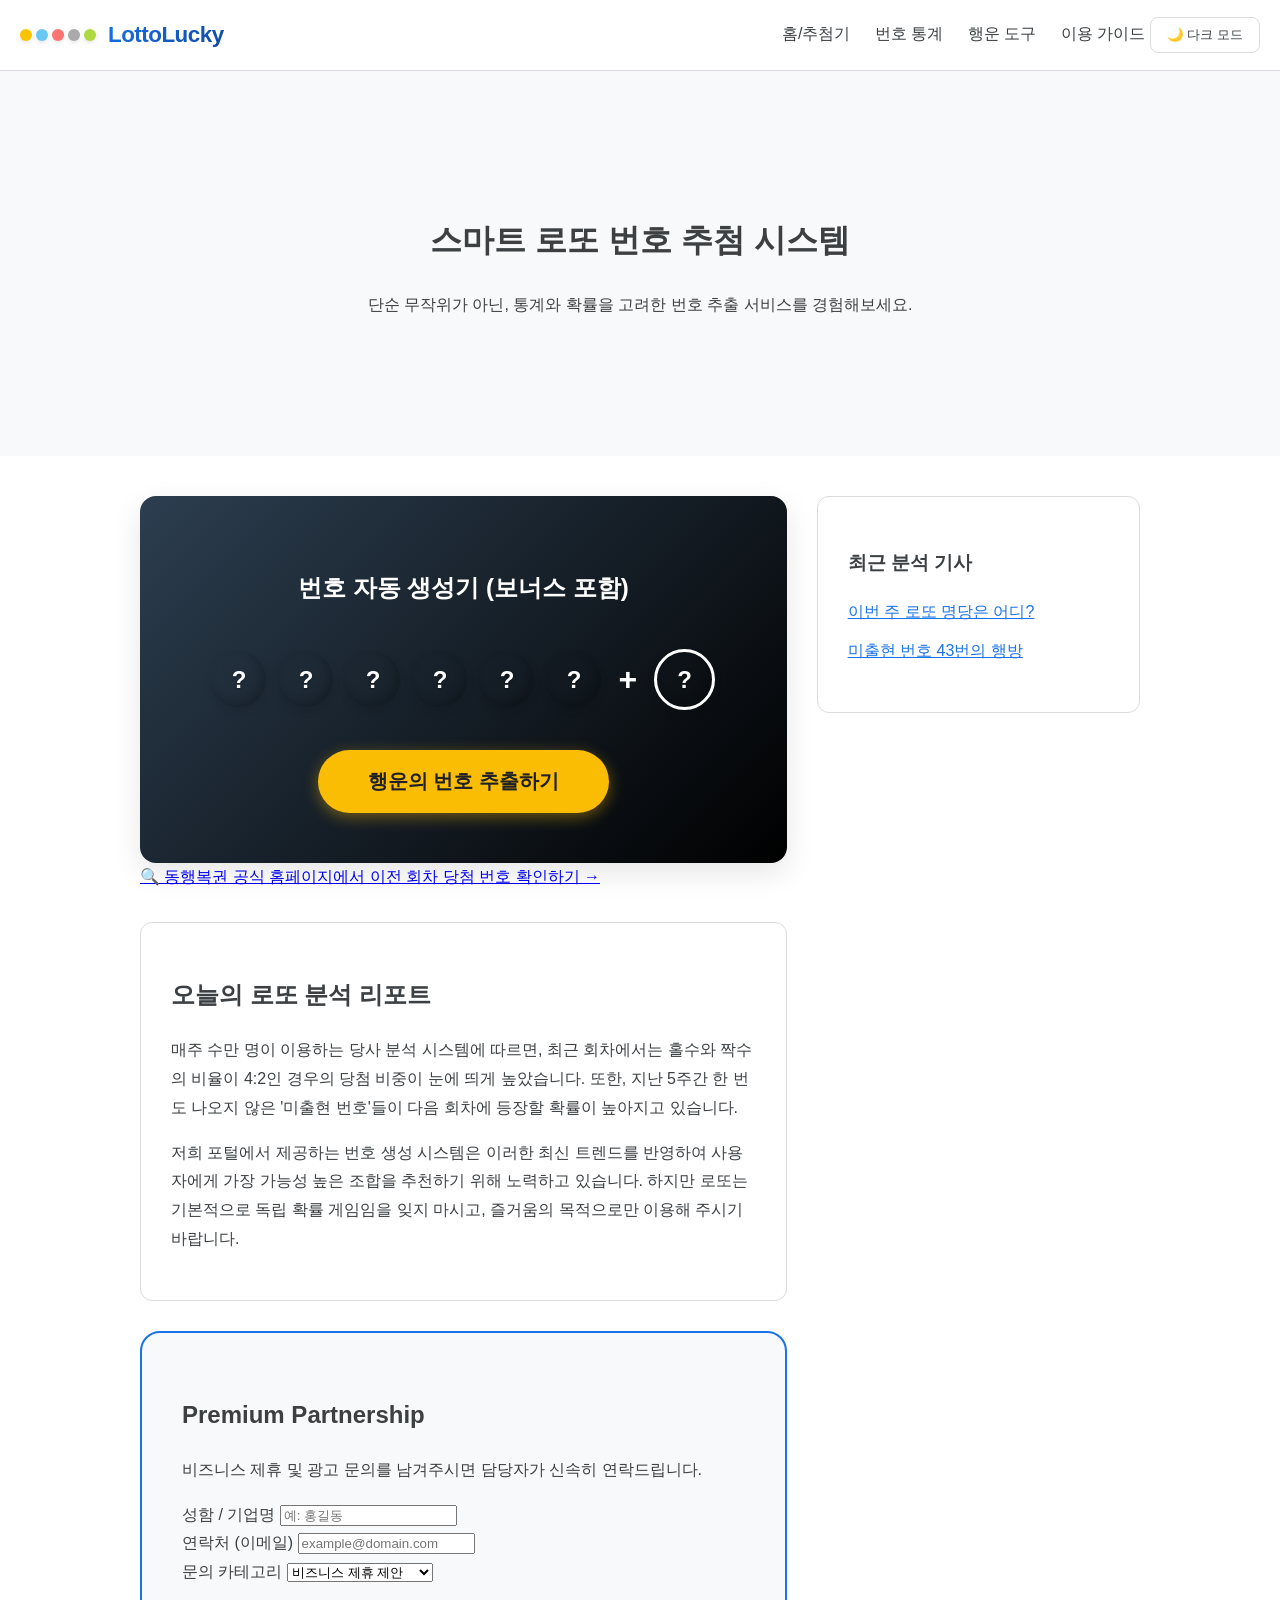
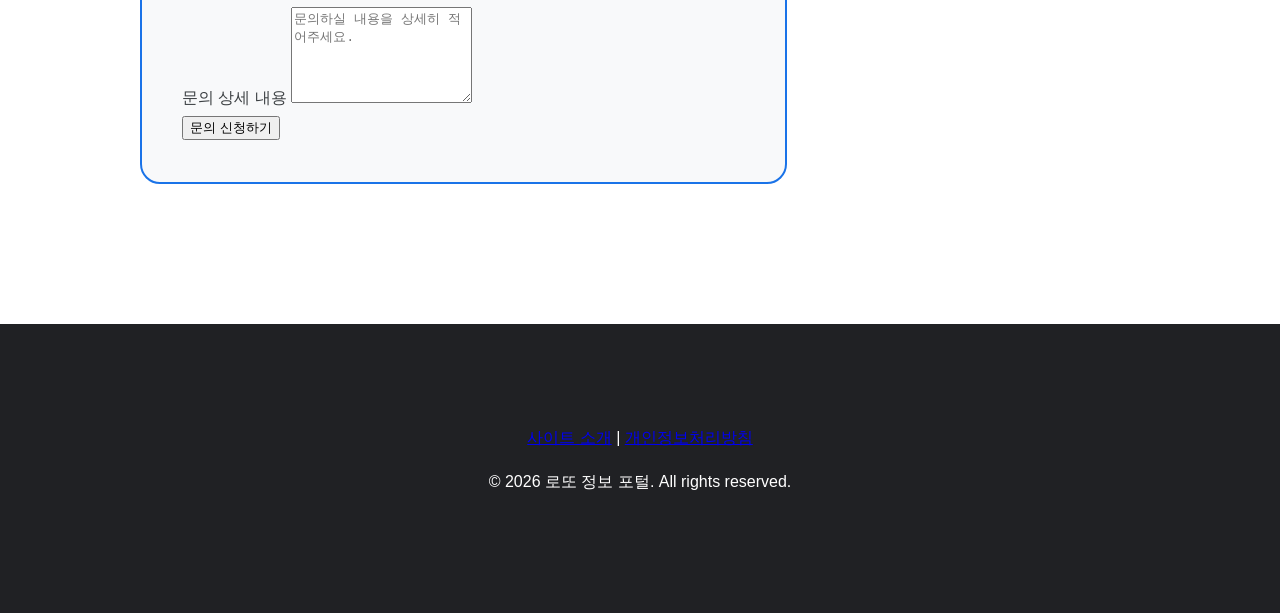
<file: index.html>
<!doctype html>
<html lang="ko">
<head>
  <meta charset="UTF-8" />
  <meta name="viewport" content="width=device-width, initial-scale=1.0" />
  <!-- Security Headers -->
  <meta http-equiv="Content-Security-Policy" content="default-src 'self'; script-src 'self' 'unsafe-inline' 'unsafe-eval' https://pagead2.googlesyndication.com https://halftimegoall.disqus.com https://c.disquscdn.com; style-src 'self' 'unsafe-inline' https://c.disquscdn.com; img-src 'self' data: https://c.disquscdn.com https://referrer.disqus.com; connect-src 'self' https://formspree.io; frame-src https://googleads.g.doubleclick.net https://disqus.com;">
  <meta name="referrer" content="no-referrer-when-downgrade">
  
  <meta name="google-adsense-account" content="ca-pub-1677053107217470">
  <meta name="description" content="전문적인 로또 번호 추첨 및 데이터 분석 포털입니다. 보너스 번호 포함 추첨 기능과 최신 당첨 통계를 확인하세요.">
  <meta name="keywords" content="로또번호추첨기, 로또분석, 로또통계, 동행복권, 로또당첨번호조회">
  <title>LottoLucky - 행운을 부르는 스마트 로또 정보 포털</title>
  <link href='./style.css' rel='stylesheet'>
  <script async src="https://pagead2.googlesyndication.com/pagead/js/adsbygoogle.js?client=ca-pub-1677053107217470" crossorigin="anonymous"></script>
</head>
<body>
  <nav>
    <a href="./index.html" class="nav-logo">
      <div class="logo-icon">
        <div class="logo-dot dot-1"></div>
        <div class="logo-dot dot-2"></div>
        <div class="logo-dot dot-3"></div>
        <div class="logo-dot dot-4"></div>
        <div class="logo-dot dot-5"></div>
      </div>
      <span class="nav-logo-text">LottoLucky</span>
    </a>
    <div class="nav-links">
      <a href="./index.html">홈/추첨기</a>
      <a href="./stats.html">번호 통계</a>
      <a href="./tools.html">행운 도구</a>
      <a href="./guides.html">이용 가이드</a>
      <button id="theme-button" class="theme-toggle">🌙 다크 모드</button>
    </div>
  </nav>

  <header class="hero">
    <div class="container">
      <h1>스마트 로또 번호 추첨 시스템</h1>
      <p>단순 무작위가 아닌, 통계와 확률을 고려한 번호 추출 서비스를 경험해보세요.</p>
    </div>
  </header>

  <main class="container">
    <div class="grid">
      <div class="content-area">
        <!-- 추첨기 도구 영역 -->
        <section class="generator-box">
          <h2>번호 자동 생성기 (보너스 포함)</h2>
          <div class="lotto-numbers">
            <div class="lotto-number">?</div>
            <div class="lotto-number">?</div>
            <div class="lotto-number">?</div>
            <div class="lotto-number">?</div>
            <div class="lotto-number">?</div>
            <div class="lotto-number">?</div>
            <div class="plus-sign">+</div>
            <div class="lotto-number bonus">?</div>
          </div>
          <button id="draw-button" class="btn-primary">행운의 번호 추출하기</button>
        </section>

        <!-- 공식 결과 링크 카드 -->
        <section class="external-link-card" style="margin-bottom: 30px;">
          <a href="https://www.dhlottery.co.kr/lt645/result" target="_blank" rel="noopener noreferrer">
            🔍 동행복권 공식 홈페이지에서 이전 회차 당첨 번호 확인하기 →
          </a>
        </section>

        <section class="card">
          <h2>오늘의 로또 분석 리포트</h2>
          <p>매주 수만 명이 이용하는 당사 분석 시스템에 따르면, 최근 회차에서는 홀수와 짝수의 비율이 4:2인 경우의 당첨 비중이 눈에 띄게 높았습니다. 또한, 지난 5주간 한 번도 나오지 않은 '미출현 번호'들이 다음 회차에 등장할 확률이 높아지고 있습니다.</p>
          <p>저희 포털에서 제공하는 번호 생성 시스템은 이러한 최신 트렌드를 반영하여 사용자에게 가장 가능성 높은 조합을 추천하기 위해 노력하고 있습니다. 하지만 로또는 기본적으로 독립 확률 게임임을 잊지 마시고, 즐거움의 목적으로만 이용해 주시기 바랍니다.</p>
        </section>

        <!-- 프리미엄 제휴 문의 섹션 -->
        <section class="premium-form-section">
          <h2>Premium Partnership</h2>
          <p class="form-desc">비즈니스 제휴 및 광고 문의를 남겨주시면 담당자가 신속히 연락드립니다.</p>
          <form action="https://formspree.io/f/xgonkerq" method="POST">
            <!-- Honeypot 스팸 방지 필드 -->
            <input type="text" name="_gotcha" style="display:none">
            
            <div class="form-row">
              <div class="form-group">
                <label for="name">성함 / 기업명</label>
                <input type="text" id="name" name="name" required placeholder="예: 홍길동">
              </div>
              <div class="form-group">
                <label for="email">연락처 (이메일)</label>
                <input type="email" id="email" name="_replyto" required placeholder="example@domain.com">
              </div>
            </div>
            <div class="form-group" style="margin-bottom: 20px;">
              <label for="category">문의 카테고리</label>
              <select id="category" name="category">
                <option value="partnership">비즈니스 제휴 제안</option>
                <option value="advertisement">광고 게재 문의</option>
                <option value="api">데이터 API 이용 문의</option>
                <option value="other">기타 문의</option>
              </select>
            </div>
            <div class="form-group">
              <label for="message">문의 상세 내용</label>
              <textarea id="message" name="message" rows="6" required placeholder="문의하실 내용을 상세히 적어주세요."></textarea>
            </div>
            <button type="submit" class="btn-submit">문의 신청하기</button>
          </form>
        </section>
      </div>

      <aside class="sidebar">
        <section class="card">
          <h3>최근 분석 기사</h3>
          <ul style="list-style: none; padding: 0;">
            <li style="margin-bottom: 10px;"><a href="./guides.html" style="color: var(--secondary-color);">이번 주 로또 명당은 어디?</a></li>
            <li style="margin-bottom: 10px;"><a href="./stats.html" style="color: var(--secondary-color);">미출현 번호 43번의 행방</a></li>
          </ul>
        </section>
        <div id="disqus_thread"></div>
      </aside>
    </div>
  </main>

  <footer>
    <div class="container">
      <div class="footer-nav">
        <a href="./about.html">사이트 소개</a> | 
        <a href="./privacy.html">개인정보처리방침</a>
      </div>
      <p>&copy; 2026 로또 정보 포털. All rights reserved.</p>
    </div>
  </footer>

  <script defer src="./main.js"></script>
</body>
</html>
</file>
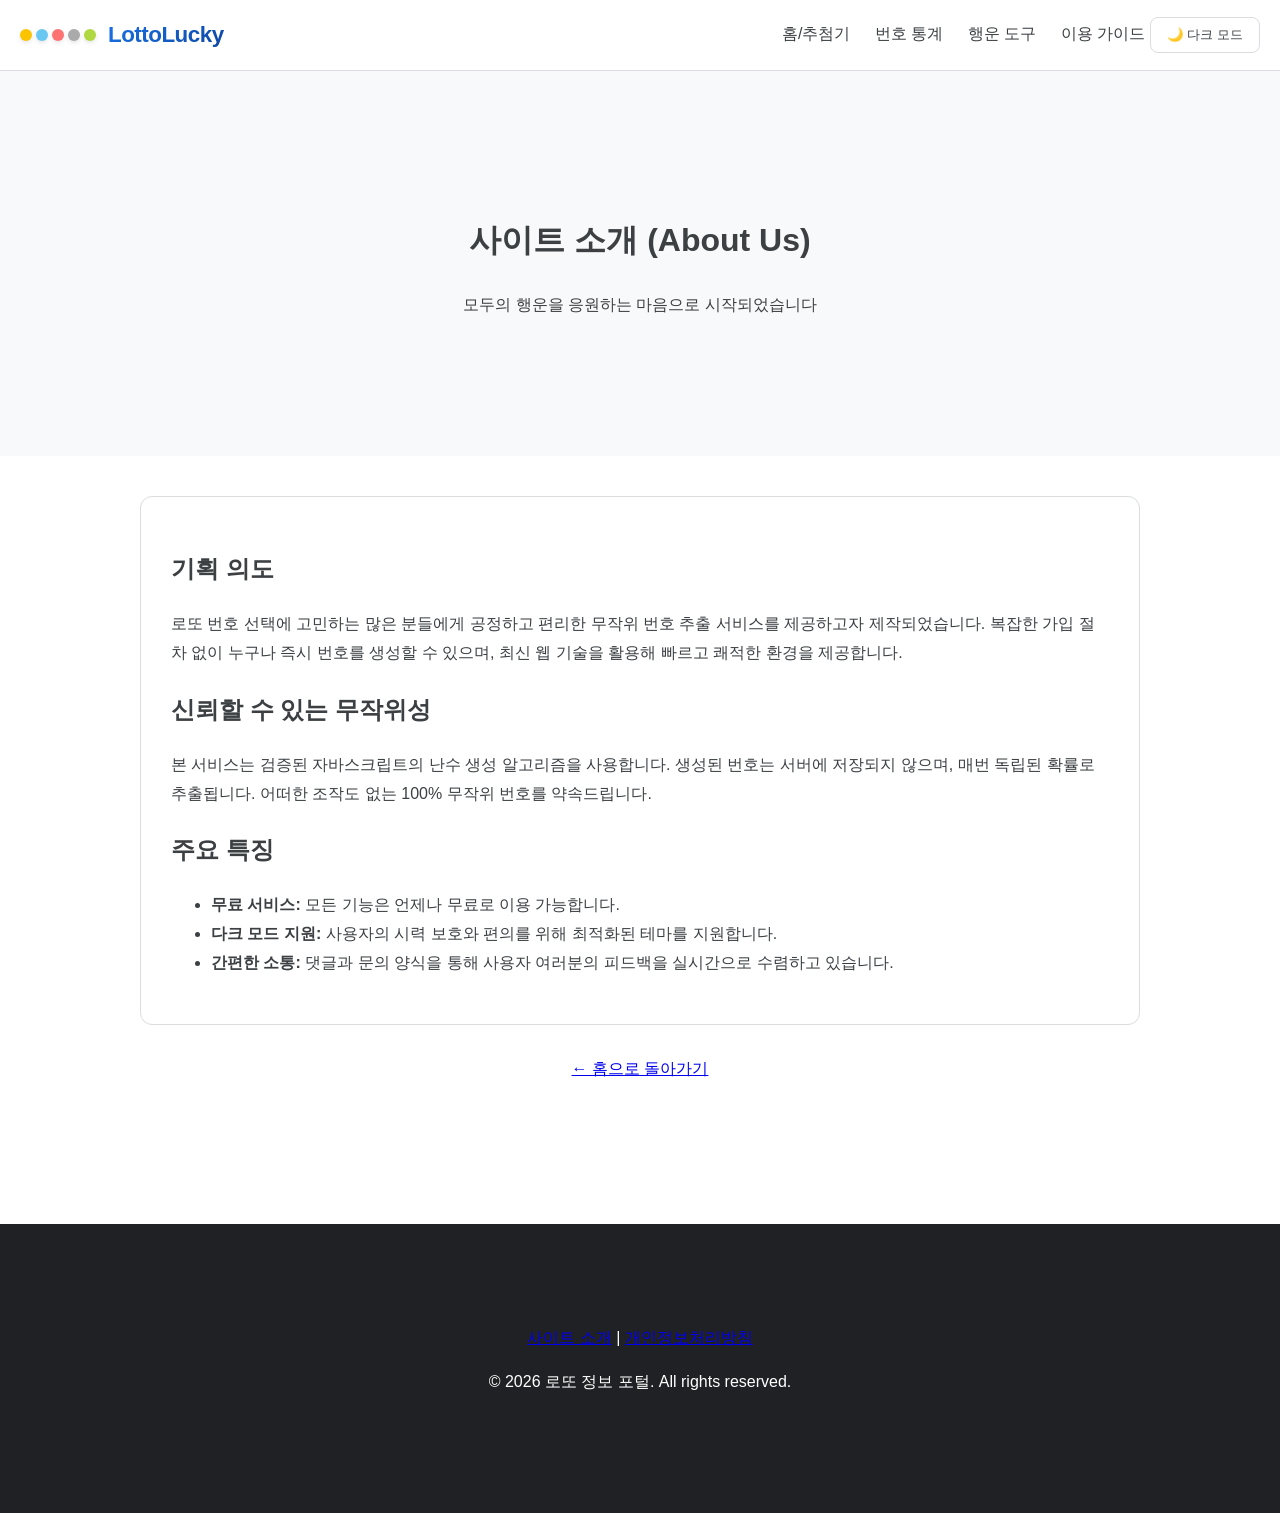
<file: about.html>
<!doctype html>
<html lang="ko">
<head>
  <meta charset="UTF-8" />
  <meta http-equiv="Content-Security-Policy" content="default-src 'self'; script-src 'self' 'unsafe-inline' 'unsafe-eval' https://pagead2.googlesyndication.com https://halftimegoall.disqus.com https://c.disquscdn.com; style-src 'self' 'unsafe-inline' https://c.disquscdn.com; img-src 'self' data: https://c.disquscdn.com https://referrer.disqus.com; connect-src 'self' https://formspree.io; frame-src https://googleads.g.doubleclick.net https://disqus.com;">
  <meta name="referrer" content="no-referrer-when-downgrade">
  <meta name="viewport" content="width=device-width, initial-scale=1.0" />
  <title>사이트 소개 - 로또 정보 포털</title>
  <link href='./style.css' rel='stylesheet'>
</head>
<body>
  <nav>
    <a href="./index.html" class="nav-logo">
      <div class="logo-icon">
        <div class="logo-dot dot-1"></div>
        <div class="logo-dot dot-2"></div>
        <div class="logo-dot dot-3"></div>
        <div class="logo-dot dot-4"></div>
        <div class="logo-dot dot-5"></div>
      </div>
      <span class="nav-logo-text">LottoLucky</span>
    </a>
    <div class="nav-links">
      <a href="./index.html">홈/추첨기</a>
      <a href="./stats.html">번호 통계</a>
      <a href="./tools.html">행운 도구</a>
      <a href="./guides.html">이용 가이드</a>
      <button id="theme-button" class="theme-toggle">🌙 다크 모드</button>
    </div>
  </nav>

  <header class="hero">
    <div class="container">
      <h1>사이트 소개 (About Us)</h1>
      <p>모두의 행운을 응원하는 마음으로 시작되었습니다</p>
    </div>
  </header>

  <main class="container">
    <section class="card">
      <h2>기획 의도</h2>
      <p>로또 번호 선택에 고민하는 많은 분들에게 공정하고 편리한 무작위 번호 추출 서비스를 제공하고자 제작되었습니다. 복잡한 가입 절차 없이 누구나 즉시 번호를 생성할 수 있으며, 최신 웹 기술을 활용해 빠르고 쾌적한 환경을 제공합니다.</p>

      <h2>신뢰할 수 있는 무작위성</h2>
      <p>본 서비스는 검증된 자바스크립트의 난수 생성 알고리즘을 사용합니다. 생성된 번호는 서버에 저장되지 않으며, 매번 독립된 확률로 추출됩니다. 어떠한 조작도 없는 100% 무작위 번호를 약속드립니다.</p>

      <h2>주요 특징</h2>
      <ul>
        <li><strong>무료 서비스:</strong> 모든 기능은 언제나 무료로 이용 가능합니다.</li>
        <li><strong>다크 모드 지원:</strong> 사용자의 시력 보호와 편의를 위해 최적화된 테마를 지원합니다.</li>
        <li><strong>간편한 소통:</strong> 댓글과 문의 양식을 통해 사용자 여러분의 피드백을 실시간으로 수렴하고 있습니다.</li>
      </ul>
    </section>

    <div style="text-align: center; margin-top: 20px;">
      <a href="./index.html" class="back-link">← 홈으로 돌아가기</a>
    </div>
  </main>

  <footer>
    <div class="container">
      <div class="footer-nav">
        <a href="./about.html">사이트 소개</a> | 
        <a href="./privacy.html">개인정보처리방침</a>
      </div>
      <p>&copy; 2026 로또 정보 포털. All rights reserved.</p>
    </div>
  </footer>

  <script defer src="./main.js"></script>
</body>
</html>
</file>
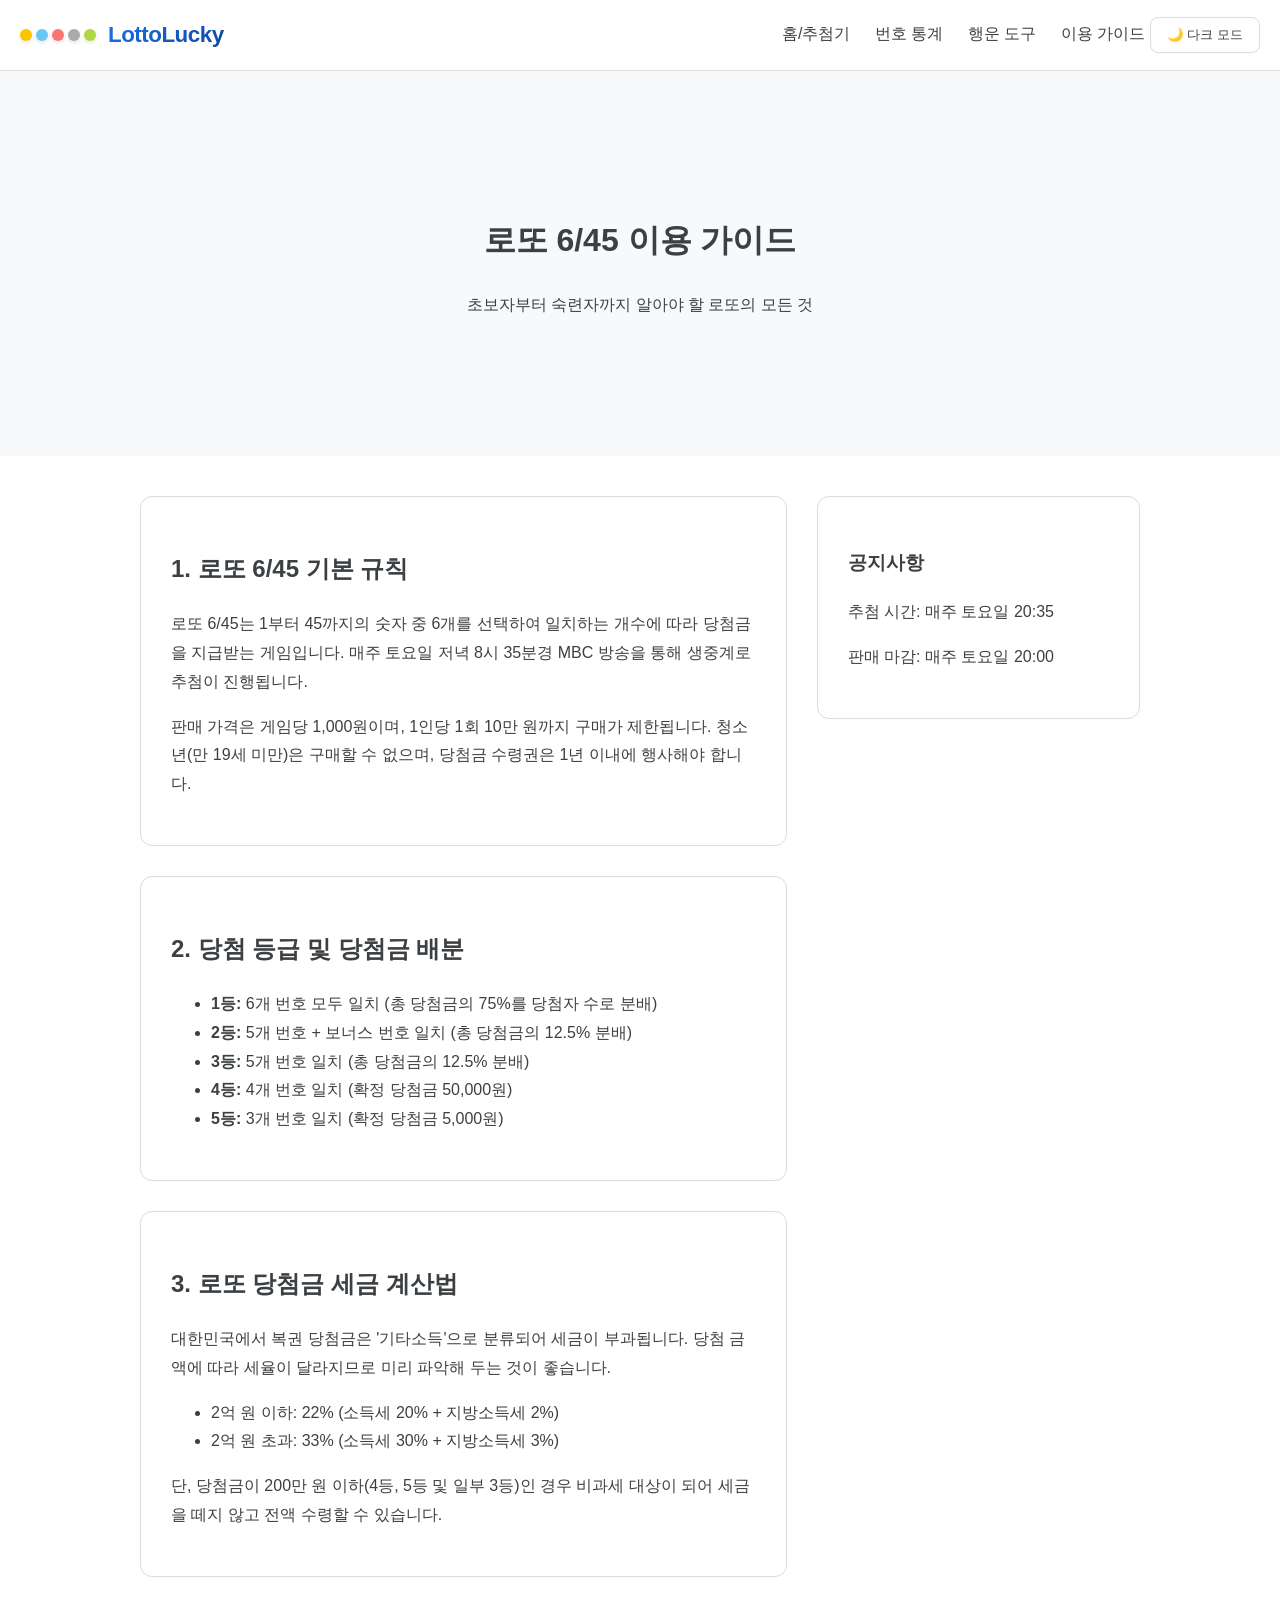
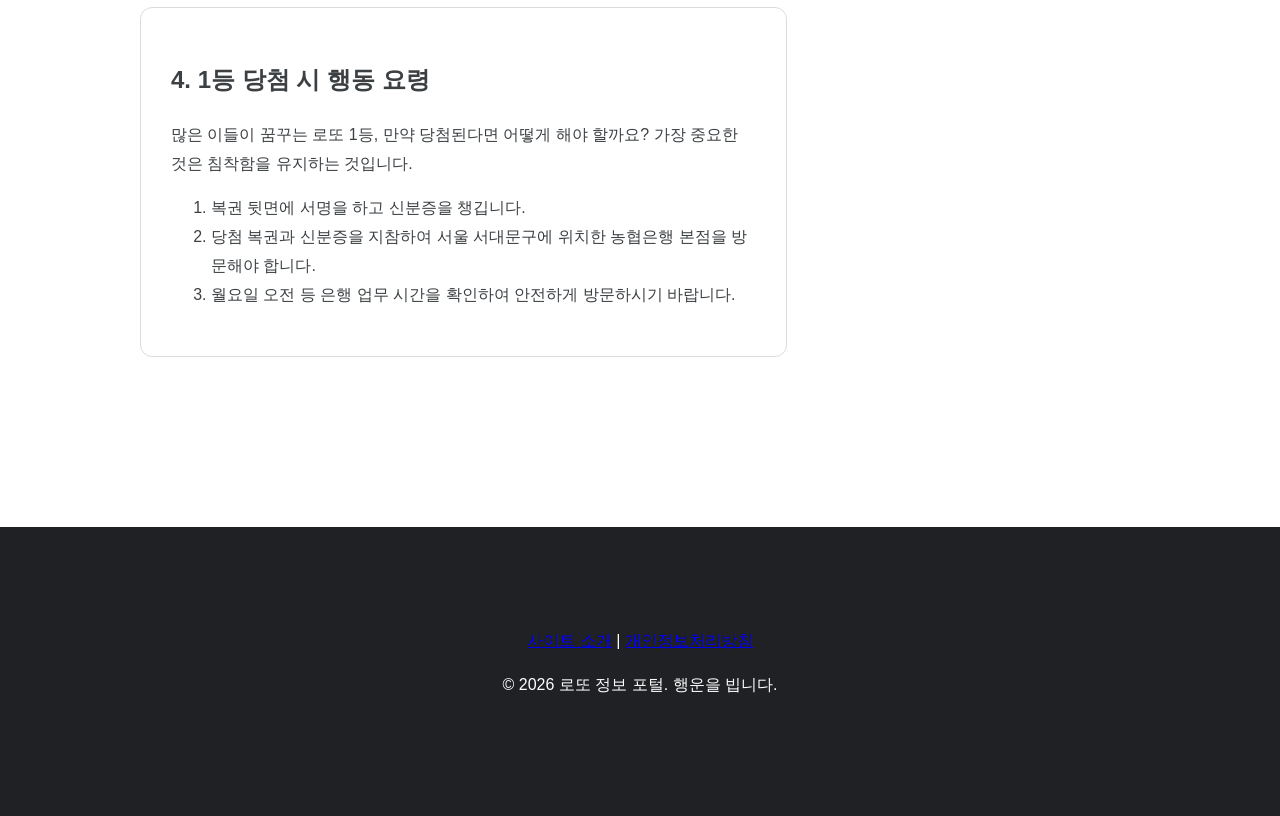
<file: guides.html>
<!doctype html>
<html lang="ko">
<head>
  <meta charset="UTF-8" />
  <meta http-equiv="Content-Security-Policy" content="default-src 'self'; script-src 'self' 'unsafe-inline' 'unsafe-eval' https://pagead2.googlesyndication.com https://halftimegoall.disqus.com https://c.disquscdn.com; style-src 'self' 'unsafe-inline' https://c.disquscdn.com; img-src 'self' data: https://c.disquscdn.com https://referrer.disqus.com; connect-src 'self' https://formspree.io; frame-src https://googleads.g.doubleclick.net https://disqus.com;">
  <meta name="referrer" content="no-referrer-when-downgrade">
  <meta name="viewport" content="width=device-width, initial-scale=1.0" />
  <title>로또 6/45 완벽 가이드: 규칙부터 당첨금 수령까지</title>
  <meta name="description" content="로또 6/45의 기본 규칙, 당첨금 배분 방식, 세금 계산법 및 1등 당첨 시 행동 요령을 상세히 설명합니다.">
  <link href='./style.css' rel='stylesheet'>
  <script async src="https://pagead2.googlesyndication.com/pagead/js/adsbygoogle.js?client=ca-pub-1677053107217470" crossorigin="anonymous"></script>
</head>
<body>
  <nav>
    <a href="./index.html" class="nav-logo">
      <div class="logo-icon">
        <div class="logo-dot dot-1"></div>
        <div class="logo-dot dot-2"></div>
        <div class="logo-dot dot-3"></div>
        <div class="logo-dot dot-4"></div>
        <div class="logo-dot dot-5"></div>
      </div>
      <span class="nav-logo-text">LottoLucky</span>
    </a>
    <div class="nav-links">
      <a href="./index.html">홈/추첨기</a>
      <a href="./stats.html">번호 통계</a>
      <a href="./tools.html">행운 도구</a>
      <a href="./guides.html">이용 가이드</a>
      <button id="theme-button" class="theme-toggle">🌙 다크 모드</button>
    </div>
  </nav>

  <header class="hero">
    <div class="container">
      <h1>로또 6/45 이용 가이드</h1>
      <p>초보자부터 숙련자까지 알아야 할 로또의 모든 것</p>
    </div>
  </header>

  <main class="container">
    <div class="grid">
      <div class="content-area">
        <section class="card">
          <h2>1. 로또 6/45 기본 규칙</h2>
          <p>로또 6/45는 1부터 45까지의 숫자 중 6개를 선택하여 일치하는 개수에 따라 당첨금을 지급받는 게임입니다. 매주 토요일 저녁 8시 35분경 MBC 방송을 통해 생중계로 추첨이 진행됩니다.</p>
          <p>판매 가격은 게임당 1,000원이며, 1인당 1회 10만 원까지 구매가 제한됩니다. 청소년(만 19세 미만)은 구매할 수 없으며, 당첨금 수령권은 1년 이내에 행사해야 합니다.</p>
        </section>

        <section class="card">
          <h2>2. 당첨 등급 및 당첨금 배분</h2>
          <ul>
            <li><strong>1등:</strong> 6개 번호 모두 일치 (총 당첨금의 75%를 당첨자 수로 분배)</li>
            <li><strong>2등:</strong> 5개 번호 + 보너스 번호 일치 (총 당첨금의 12.5% 분배)</li>
            <li><strong>3등:</strong> 5개 번호 일치 (총 당첨금의 12.5% 분배)</li>
            <li><strong>4등:</strong> 4개 번호 일치 (확정 당첨금 50,000원)</li>
            <li><strong>5등:</strong> 3개 번호 일치 (확정 당첨금 5,000원)</li>
          </ul>
        </section>

        <section class="card">
          <h2>3. 로또 당첨금 세금 계산법</h2>
          <p>대한민국에서 복권 당첨금은 '기타소득'으로 분류되어 세금이 부과됩니다. 당첨 금액에 따라 세율이 달라지므로 미리 파악해 두는 것이 좋습니다.</p>
          <ul>
            <li>2억 원 이하: 22% (소득세 20% + 지방소득세 2%)</li>
            <li>2억 원 초과: 33% (소득세 30% + 지방소득세 3%)</li>
          </ul>
          <p>단, 당첨금이 200만 원 이하(4등, 5등 및 일부 3등)인 경우 비과세 대상이 되어 세금을 떼지 않고 전액 수령할 수 있습니다.</p>
        </section>

        <section class="card">
          <h2>4. 1등 당첨 시 행동 요령</h2>
          <p>많은 이들이 꿈꾸는 로또 1등, 만약 당첨된다면 어떻게 해야 할까요? 가장 중요한 것은 침착함을 유지하는 것입니다.</p>
          <ol>
            <li>복권 뒷면에 서명을 하고 신분증을 챙깁니다.</li>
            <li>당첨 복권과 신분증을 지참하여 서울 서대문구에 위치한 농협은행 본점을 방문해야 합니다.</li>
            <li>월요일 오전 등 은행 업무 시간을 확인하여 안전하게 방문하시기 바랍니다.</li>
          </ol>
        </section>
      </div>

      <aside class="sidebar">
        <section class="card">
          <h3>공지사항</h3>
          <p>추첨 시간: 매주 토요일 20:35</p>
          <p>판매 마감: 매주 토요일 20:00</p>
        </section>
        <div id="disqus_thread"></div>
      </aside>
    </div>
  </main>

  <footer>
    <div class="container">
      <div class="footer-nav">
        <a href="./about.html">사이트 소개</a> | 
        <a href="./privacy.html">개인정보처리방침</a>
      </div>
      <p>&copy; 2026 로또 정보 포털. 행운을 빕니다.</p>
    </div>
  </footer>

  <script defer src="./main.js"></script>
</body>
</html>
</file>
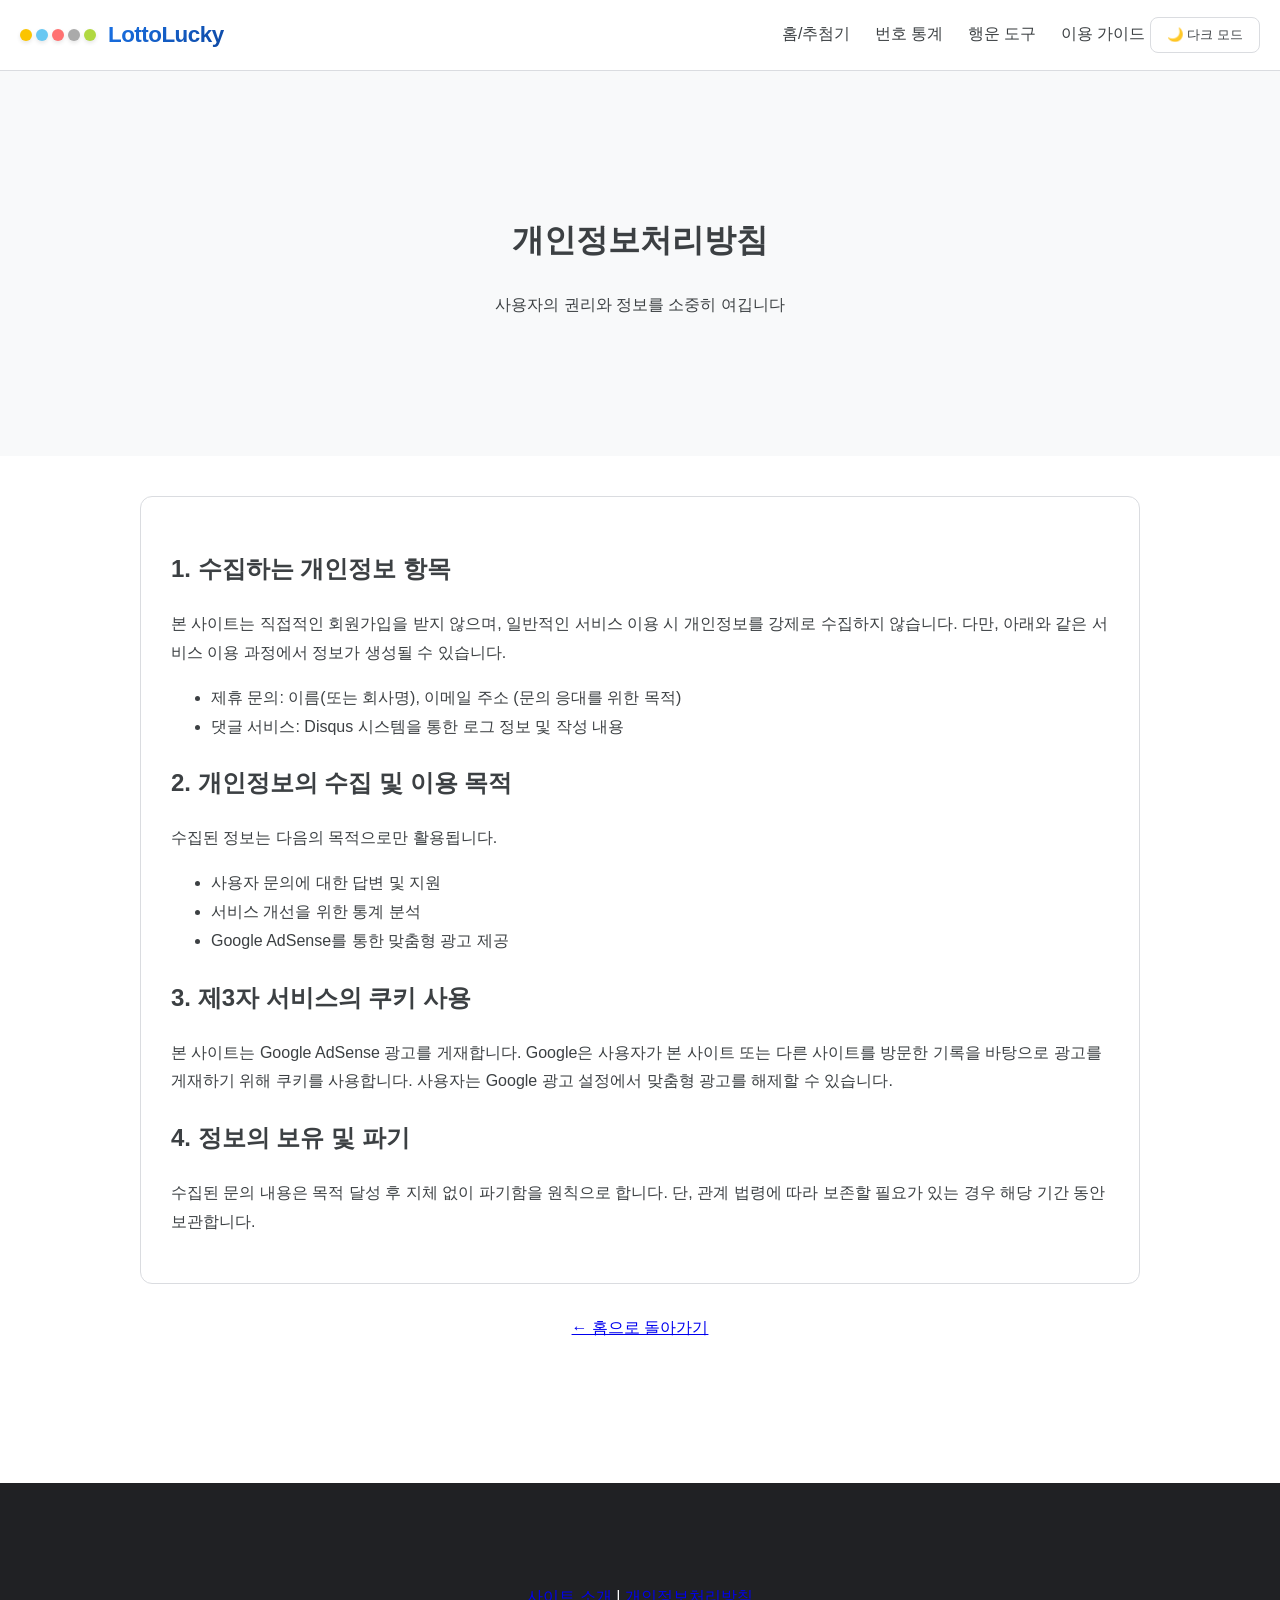
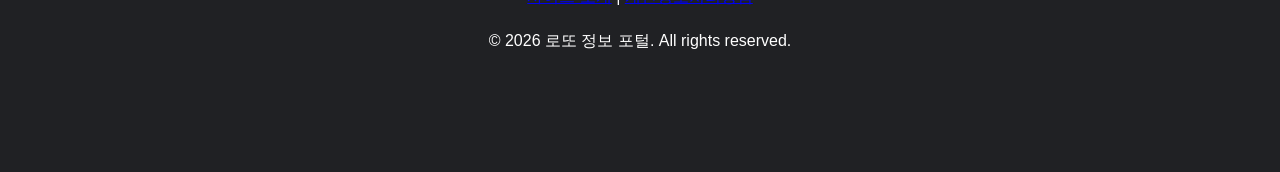
<file: privacy.html>
<!doctype html>
<html lang="ko">
<head>
  <meta charset="UTF-8" />
  <meta http-equiv="Content-Security-Policy" content="default-src 'self'; script-src 'self' 'unsafe-inline' 'unsafe-eval' https://pagead2.googlesyndication.com https://halftimegoall.disqus.com https://c.disquscdn.com; style-src 'self' 'unsafe-inline' https://c.disquscdn.com; img-src 'self' data: https://c.disquscdn.com https://referrer.disqus.com; connect-src 'self' https://formspree.io; frame-src https://googleads.g.doubleclick.net https://disqus.com;">
  <meta name="referrer" content="no-referrer-when-downgrade">
  <meta name="viewport" content="width=device-width, initial-scale=1.0" />
  <title>개인정보처리방침 - 로또 정보 포털</title>
  <link href='./style.css' rel='stylesheet'>
</head>
<body>
  <nav>
    <a href="./index.html" class="nav-logo">
      <div class="logo-icon">
        <div class="logo-dot dot-1"></div>
        <div class="logo-dot dot-2"></div>
        <div class="logo-dot dot-3"></div>
        <div class="logo-dot dot-4"></div>
        <div class="logo-dot dot-5"></div>
      </div>
      <span class="nav-logo-text">LottoLucky</span>
    </a>
    <div class="nav-links">
      <a href="./index.html">홈/추첨기</a>
      <a href="./stats.html">번호 통계</a>
      <a href="./tools.html">행운 도구</a>
      <a href="./guides.html">이용 가이드</a>
      <button id="theme-button" class="theme-toggle">🌙 다크 모드</button>
    </div>
  </nav>

  <header class="hero">
    <div class="container">
      <h1>개인정보처리방침</h1>
      <p>사용자의 권리와 정보를 소중히 여깁니다</p>
    </div>
  </header>

  <main class="container">
    <section class="card">
      <h2>1. 수집하는 개인정보 항목</h2>
      <p>본 사이트는 직접적인 회원가입을 받지 않으며, 일반적인 서비스 이용 시 개인정보를 강제로 수집하지 않습니다. 다만, 아래와 같은 서비스 이용 과정에서 정보가 생성될 수 있습니다.</p>
      <ul>
        <li>제휴 문의: 이름(또는 회사명), 이메일 주소 (문의 응대를 위한 목적)</li>
        <li>댓글 서비스: Disqus 시스템을 통한 로그 정보 및 작성 내용</li>
      </ul>

      <h2>2. 개인정보의 수집 및 이용 목적</h2>
      <p>수집된 정보는 다음의 목적으로만 활용됩니다.</p>
      <ul>
        <li>사용자 문의에 대한 답변 및 지원</li>
        <li>서비스 개선을 위한 통계 분석</li>
        <li>Google AdSense를 통한 맞춤형 광고 제공</li>
      </ul>

      <h2>3. 제3자 서비스의 쿠키 사용</h2>
      <p>본 사이트는 Google AdSense 광고를 게재합니다. Google은 사용자가 본 사이트 또는 다른 사이트를 방문한 기록을 바탕으로 광고를 게재하기 위해 쿠키를 사용합니다. 사용자는 Google 광고 설정에서 맞춤형 광고를 해제할 수 있습니다.</p>

      <h2>4. 정보의 보유 및 파기</h2>
      <p>수집된 문의 내용은 목적 달성 후 지체 없이 파기함을 원칙으로 합니다. 단, 관계 법령에 따라 보존할 필요가 있는 경우 해당 기간 동안 보관합니다.</p>
    </section>
    
    <div style="text-align: center; margin-top: 20px;">
      <a href="./index.html" class="back-link">← 홈으로 돌아가기</a>
    </div>
  </main>

  <footer>
    <div class="container">
      <div class="footer-nav">
        <a href="./about.html">사이트 소개</a> | 
        <a href="./privacy.html">개인정보처리방침</a>
      </div>
      <p>&copy; 2026 로또 정보 포털. All rights reserved.</p>
    </div>
  </footer>

  <script defer src="./main.js"></script>
</body>
</html>
</file>
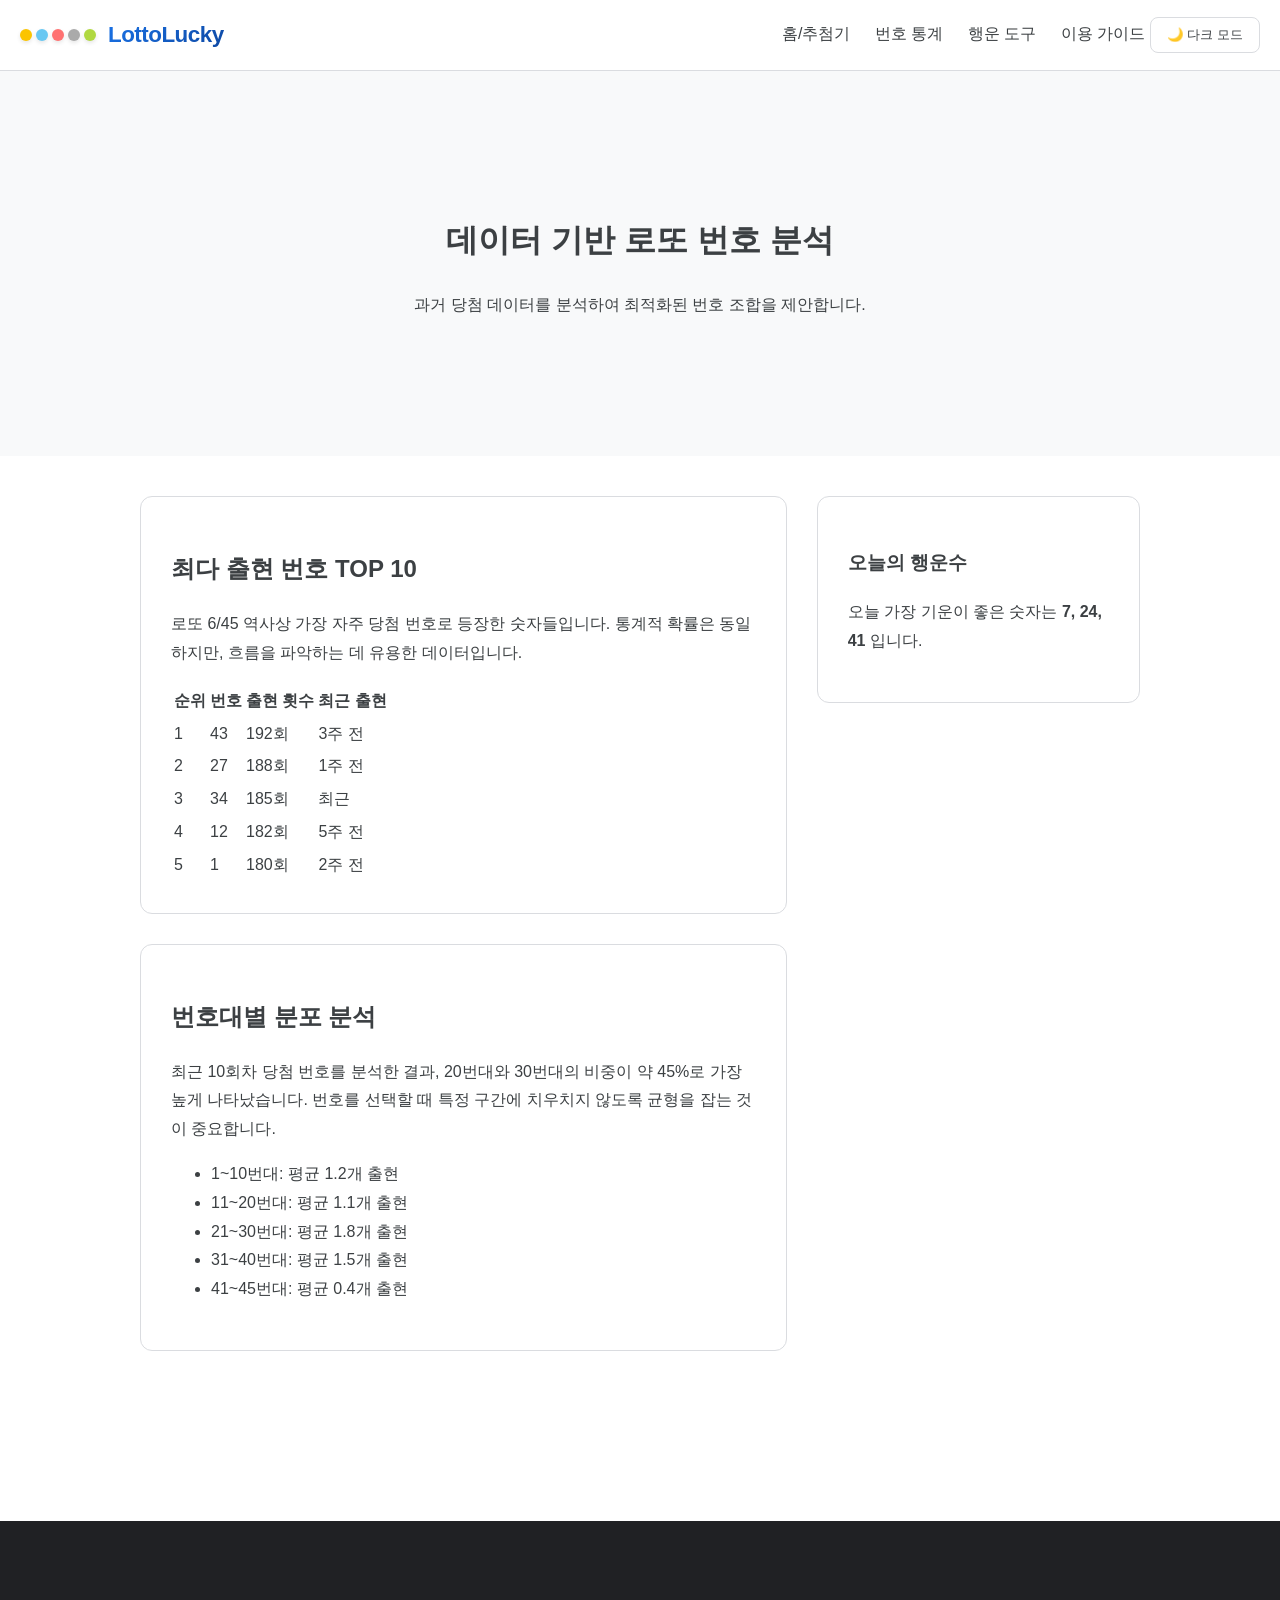
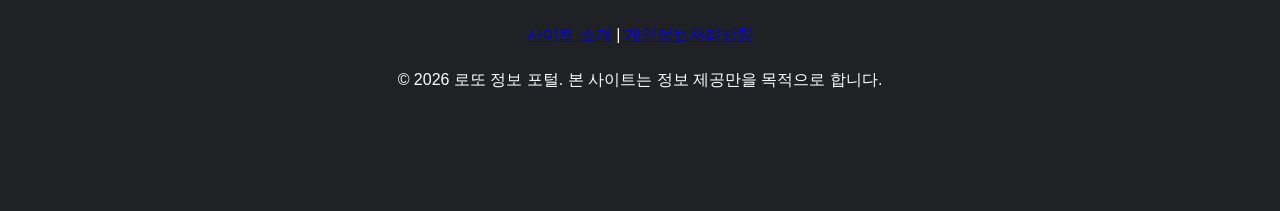
<file: stats.html>
<!doctype html>
<html lang="ko">
<head>
  <meta charset="UTF-8" />
  <meta http-equiv="Content-Security-Policy" content="default-src 'self'; script-src 'self' 'unsafe-inline' 'unsafe-eval' https://pagead2.googlesyndication.com https://halftimegoall.disqus.com https://c.disquscdn.com; style-src 'self' 'unsafe-inline' https://c.disquscdn.com; img-src 'self' data: https://c.disquscdn.com https://referrer.disqus.com; connect-src 'self' https://formspree.io; frame-src https://googleads.g.doubleclick.net https://disqus.com;">
  <meta name="referrer" content="no-referrer-when-downgrade">
  <meta name="viewport" content="width=device-width, initial-scale=1.0" />
  <title>로또 당첨 통계 및 번호 분석 - 로또 정보 포털</title>
  <meta name="description" content="역대 로또 당첨 번호를 분석하여 가장 많이 나온 숫자와 최근 통계를 제공합니다. 스마트한 번호 선택을 위한 필수 가이드.">
  <link href='./style.css' rel='stylesheet'>
  <script async src="https://pagead2.googlesyndication.com/pagead/js/adsbygoogle.js?client=ca-pub-1677053107217470" crossorigin="anonymous"></script>
</head>
<body>
  <nav>
    <a href="./index.html" class="nav-logo">
      <div class="logo-icon">
        <div class="logo-dot dot-1"></div>
        <div class="logo-dot dot-2"></div>
        <div class="logo-dot dot-3"></div>
        <div class="logo-dot dot-4"></div>
        <div class="logo-dot dot-5"></div>
      </div>
      <span class="nav-logo-text">LottoLucky</span>
    </a>
    <div class="nav-links">
      <a href="./index.html">홈/추첨기</a>
      <a href="./stats.html">번호 통계</a>
      <a href="./tools.html">행운 도구</a>
      <a href="./guides.html">이용 가이드</a>
      <button id="theme-button" class="theme-toggle">🌙 다크 모드</button>
    </div>
  </nav>

  <header class="hero">
    <div class="container">
      <h1>데이터 기반 로또 번호 분석</h1>
      <p>과거 당첨 데이터를 분석하여 최적화된 번호 조합을 제안합니다.</p>
    </div>
  </header>

  <main class="container">
    <div class="grid">
      <div class="content-area">
        <section class="card">
          <h2>최다 출현 번호 TOP 10</h2>
          <p>로또 6/45 역사상 가장 자주 당첨 번호로 등장한 숫자들입니다. 통계적 확률은 동일하지만, 흐름을 파악하는 데 유용한 데이터입니다.</p>
          <table class="stats-table">
            <thead>
              <tr>
                <th>순위</th>
                <th>번호</th>
                <th>출현 횟수</th>
                <th>최근 출현</th>
              </tr>
            </thead>
            <tbody>
              <tr><td>1</td><td>43</td><td>192회</td><td>3주 전</td></tr>
              <tr><td>2</td><td>27</td><td>188회</td><td>1주 전</td></tr>
              <tr><td>3</td><td>34</td><td>185회</td><td>최근</td></tr>
              <tr><td>4</td><td>12</td><td>182회</td><td>5주 전</td></tr>
              <tr><td>5</td><td>1</td><td>180회</td><td>2주 전</td></tr>
            </tbody>
          </table>
        </section>

        <section class="card">
          <h2>번호대별 분포 분석</h2>
          <p>최근 10회차 당첨 번호를 분석한 결과, 20번대와 30번대의 비중이 약 45%로 가장 높게 나타났습니다. 번호를 선택할 때 특정 구간에 치우치지 않도록 균형을 잡는 것이 중요합니다.</p>
          <ul>
            <li>1~10번대: 평균 1.2개 출현</li>
            <li>11~20번대: 평균 1.1개 출현</li>
            <li>21~30번대: 평균 1.8개 출현</li>
            <li>31~40번대: 평균 1.5개 출현</li>
            <li>41~45번대: 평균 0.4개 출현</li>
          </ul>
        </section>
      </div>

      <aside class="sidebar">
        <section class="card">
          <h3>오늘의 행운수</h3>
          <p>오늘 가장 기운이 좋은 숫자는 <strong>7, 24, 41</strong> 입니다.</p>
        </section>
        <div id="disqus_thread"></div>
      </aside>
    </div>
  </main>

  <footer>
    <div class="container">
      <div class="footer-nav">
        <a href="./about.html">사이트 소개</a> | 
        <a href="./privacy.html">개인정보처리방침</a>
      </div>
      <p>&copy; 2026 로또 정보 포털. 본 사이트는 정보 제공만을 목적으로 합니다.</p>
    </div>
  </footer>

  <script defer src="./main.js"></script>
</body>
</html>
</file>
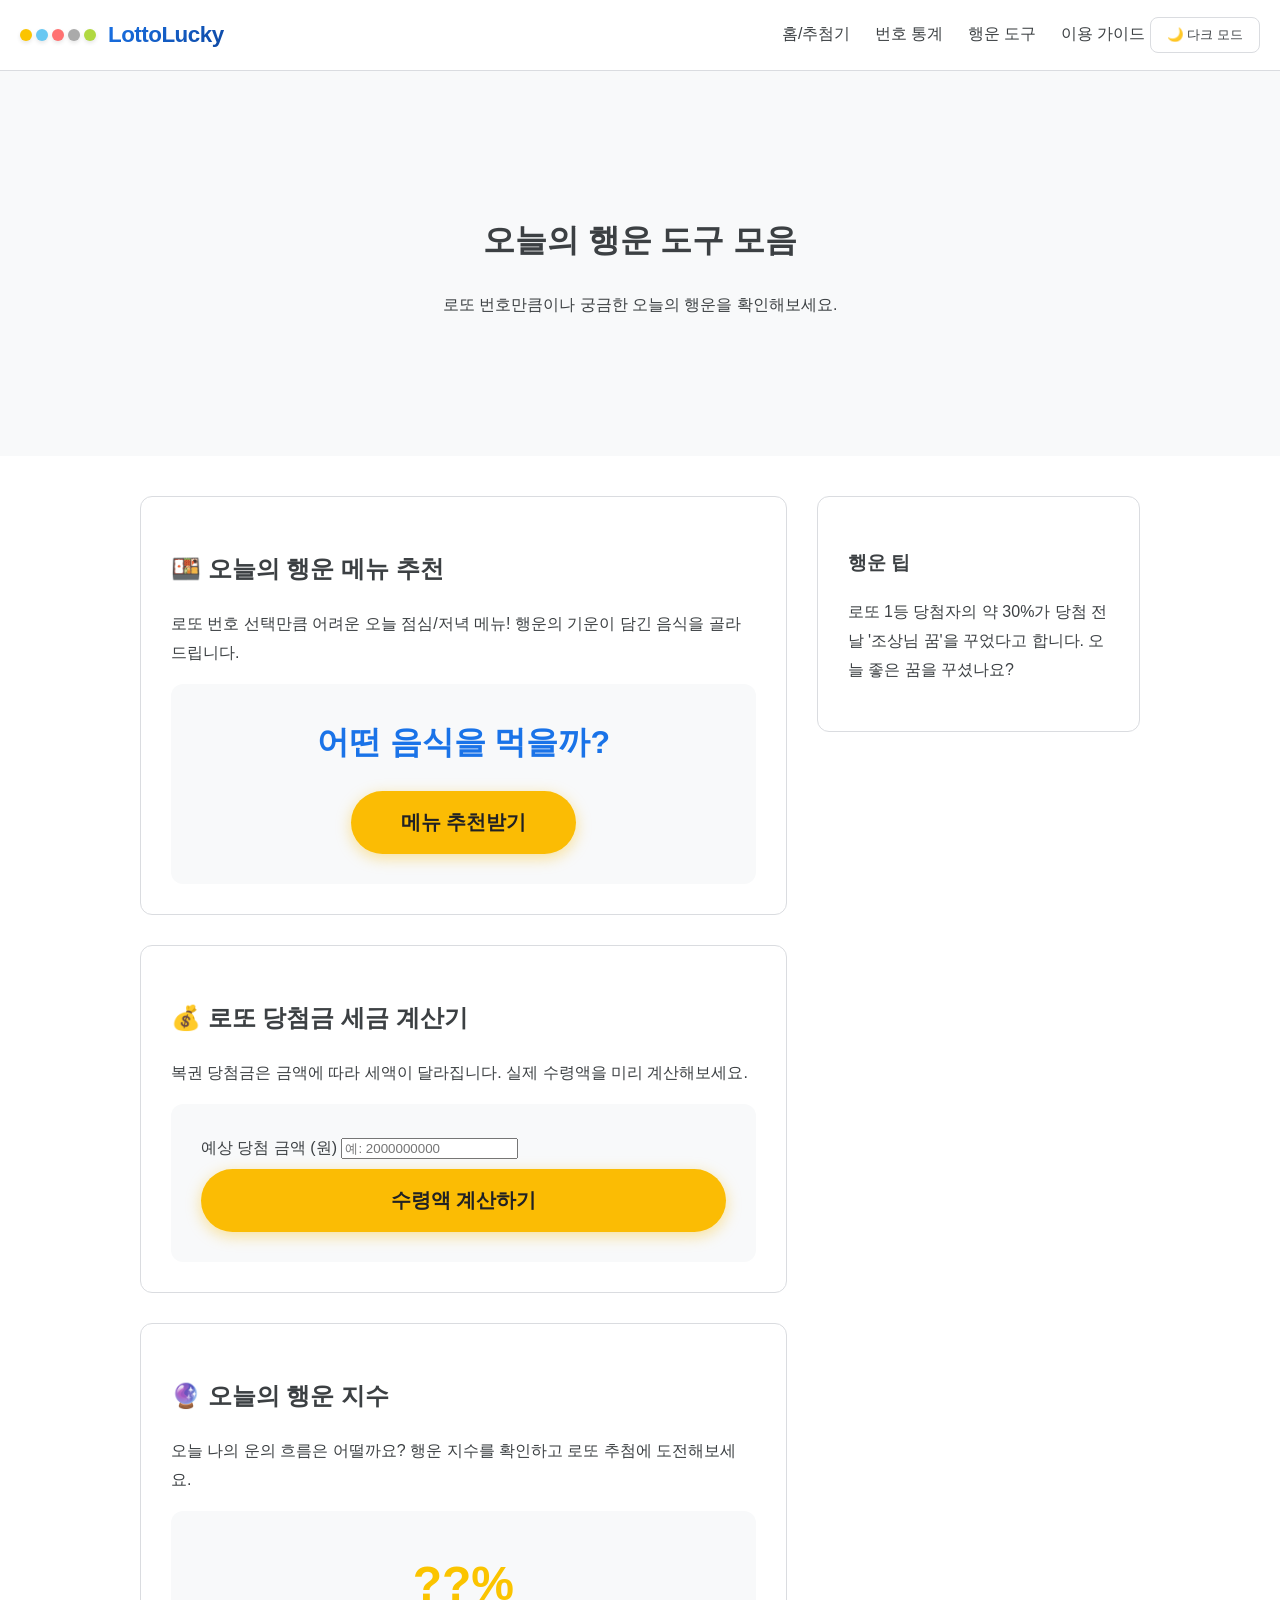
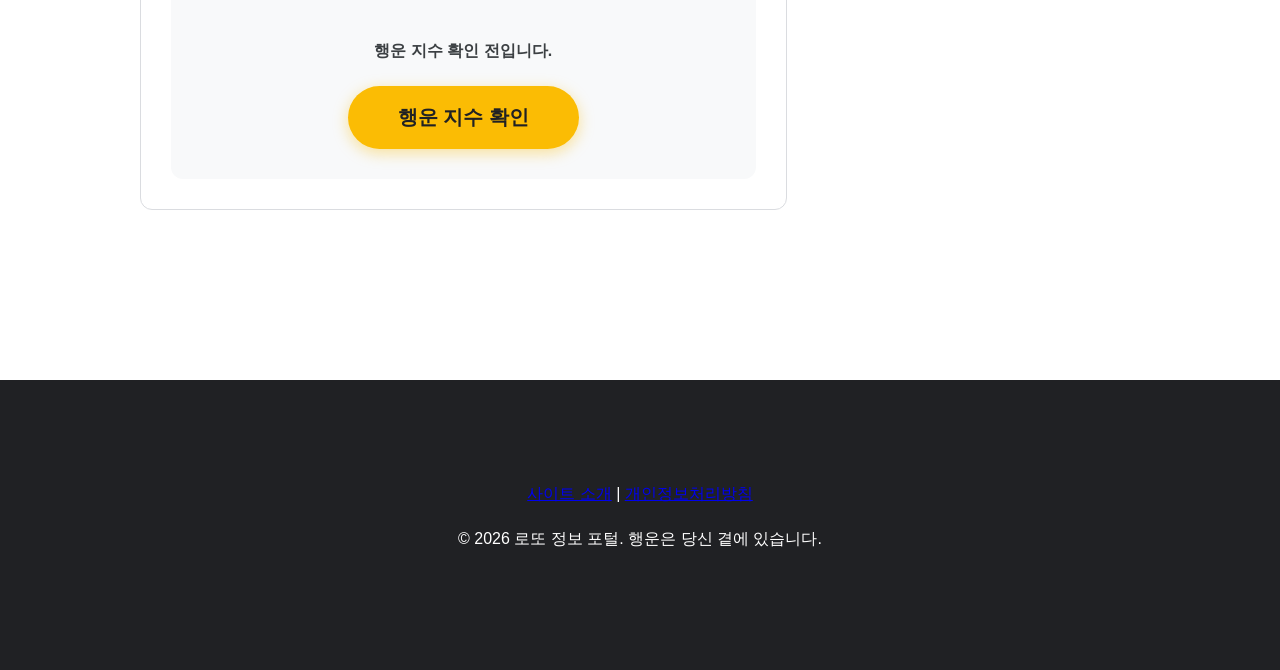
<file: tools.html>
<!doctype html>
<html lang="ko">
<head>
  <meta charset="UTF-8" />
  <meta http-equiv="Content-Security-Policy" content="default-src 'self'; script-src 'self' 'unsafe-inline' 'unsafe-eval' https://pagead2.googlesyndication.com https://halftimegoall.disqus.com https://c.disquscdn.com; style-src 'self' 'unsafe-inline' https://c.disquscdn.com; img-src 'self' data: https://c.disquscdn.com https://referrer.disqus.com; connect-src 'self' https://formspree.io; frame-src https://googleads.g.doubleclick.net https://disqus.com;">
  <meta name="referrer" content="no-referrer-when-downgrade">
  <meta name="viewport" content="width=device-width, initial-scale=1.0" />
  <title>오늘의 행운 도구 - 로또 정보 포털</title>
  <meta name="description" content="오늘의 행운 메뉴 추천, 로또 당첨금 세금 계산기 등 실생활에 유용한 행운 도구들을 무료로 이용해보세요.">
  <link href='./style.css' rel='stylesheet'>
  <script async src="https://pagead2.googlesyndication.com/pagead/js/adsbygoogle.js?client=ca-pub-1677053107217470" crossorigin="anonymous"></script>
</head>
<body>
  <nav>
    <a href="./index.html" class="nav-logo">
      <div class="logo-icon">
        <div class="logo-dot dot-1"></div>
        <div class="logo-dot dot-2"></div>
        <div class="logo-dot dot-3"></div>
        <div class="logo-dot dot-4"></div>
        <div class="logo-dot dot-5"></div>
      </div>
      <span class="nav-logo-text">LottoLucky</span>
    </a>
    <div class="nav-links">
      <a href="./index.html">홈/추첨기</a>
      <a href="./stats.html">번호 통계</a>
      <a href="./tools.html">행운 도구</a>
      <a href="./guides.html">이용 가이드</a>
      <button id="theme-button" class="theme-toggle">🌙 다크 모드</button>
    </div>
  </nav>

  <header class="hero">
    <div class="container">
      <h1>오늘의 행운 도구 모음</h1>
      <p>로또 번호만큼이나 궁금한 오늘의 행운을 확인해보세요.</p>
    </div>
  </header>

  <main class="container">
    <div class="grid">
      <div class="content-area">
        <!-- 메뉴 추천기 -->
        <section class="card" id="menu-recommender">
          <h2>🍱 오늘의 행운 메뉴 추천</h2>
          <p>로또 번호 선택만큼 어려운 오늘 점심/저녁 메뉴! 행운의 기운이 담긴 음식을 골라드립니다.</p>
          <div class="tool-box" style="text-align: center; padding: 30px; background: var(--bg-gray); border-radius: 12px;">
            <div id="recommended-menu" style="font-size: 2rem; font-weight: bold; margin-bottom: 20px; color: var(--secondary-color);">어떤 음식을 먹을까?</div>
            <button id="menu-button" class="btn-primary">메뉴 추천받기</button>
          </div>
        </section>

        <!-- 세금 계산기 -->
        <section class="card" id="tax-calculator">
          <h2>💰 로또 당첨금 세금 계산기</h2>
          <p>복권 당첨금은 금액에 따라 세액이 달라집니다. 실제 수령액을 미리 계산해보세요.</p>
          <div class="tool-box" style="padding: 30px; background: var(--bg-gray); border-radius: 12px;">
            <div class="form-group">
              <label for="win-amount">예상 당첨 금액 (원)</label>
              <input type="number" id="win-amount" placeholder="예: 2000000000" style="margin-bottom: 10px;">
            </div>
            <button id="calc-button" class="btn-primary" style="width: 100%;">수령액 계산하기</button>
            <div id="calc-result" style="margin-top: 20px; padding: 15px; border-top: 2px dashed var(--border-color); display: none;">
              <p>실제 수령액: <strong id="net-amount" style="color: #ff7272; font-size: 1.2rem;">0</strong>원</p>
              <p style="font-size: 0.9rem; color: var(--text-sub);">* 소득세(20~30%) + 지방소득세(2~3%) 포함</p>
            </div>
          </div>
        </section>

        <!-- 행운 지수 -->
        <section class="card" id="fortune-score">
          <h2>🔮 오늘의 행운 지수</h2>
          <p>오늘 나의 운의 흐름은 어떨까요? 행운 지수를 확인하고 로또 추첨에 도전해보세요.</p>
          <div class="tool-box" style="text-align: center; padding: 30px; background: var(--bg-gray); border-radius: 12px;">
            <div id="luck-score" style="font-size: 3rem; font-weight: 900; margin-bottom: 10px; color: #fbc400;">??%</div>
            <div id="luck-message" style="margin-bottom: 20px; font-weight: bold;">행운 지수 확인 전입니다.</div>
            <button id="fortune-button" class="btn-primary">행운 지수 확인</button>
          </div>
        </section>
      </div>

      <aside class="sidebar">
        <section class="card">
          <h3>행운 팁</h3>
          <p>로또 1등 당첨자의 약 30%가 당첨 전날 '조상님 꿈'을 꾸었다고 합니다. 오늘 좋은 꿈을 꾸셨나요?</p>
        </section>
        <div id="disqus_thread"></div>
      </aside>
    </div>
  </main>

  <footer>
    <div class="container">
      <div class="footer-nav">
        <a href="./about.html">사이트 소개</a> | 
        <a href="./privacy.html">개인정보처리방침</a>
      </div>
      <p>&copy; 2026 로또 정보 포털. 행운은 당신 곁에 있습니다.</p>
    </div>
  </footer>

  <script defer src="./main.js"></script>
</body>
</html>
</file>
<file: style.css>
:root {
  --primary-color: #202124;
  --secondary-color: #1a73e8;
  --accent-color: #fbbc04;
  --text-main: #3c4043;
  --text-sub: #70757a;
  --bg-light: #ffffff;
  --bg-gray: #f8f9fa;
  --border-color: #dadce0;
  --premium-shadow: 0 10px 30px rgba(0,0,0,0.1);
}

[data-theme="dark"] {
  --primary-color: #e8eaed;
  --secondary-color: #8ab4f8;
  --accent-color: #fdd663;
  --text-main: #e8eaed;
  --text-sub: #9aa0a6;
  --bg-light: #202124;
  --bg-gray: #303134;
  --border-color: #3c4043;
  --premium-shadow: 0 10px 30px rgba(0,0,0,0.3);
}

body {
  font-family: 'Noto Sans KR', sans-serif;
  line-height: 1.8;
  margin: 0;
  color: var(--text-main);
  background-color: var(--bg-light);
  transition: all 0.3s;
}

/* Navigation & Logo */
nav {
  background-color: var(--bg-light);
  border-bottom: 1px solid var(--border-color);
  padding: 0 20px;
  position: sticky;
  top: 0;
  z-index: 1000;
  display: flex;
  justify-content: space-between;
  align-items: center;
  height: 70px;
}

.nav-logo {
  display: flex;
  align-items: center;
  gap: 12px;
  text-decoration: none;
  font-weight: 900;
  font-size: 1.4rem;
  letter-spacing: -0.5px;
}

.logo-icon {
  display: flex;
  gap: 4px;
}

.logo-dot {
  width: 12px;
  height: 12px;
  border-radius: 50%;
  box-shadow: 0 2px 4px rgba(0,0,0,0.1);
}

.dot-1 { background-color: #fbc400; } /* 1-10 */
.dot-2 { background-color: #69c8f2; } /* 11-20 */
.dot-3 { background-color: #ff7272; } /* 21-30 */
.dot-4 { background-color: #aaaaaa; } /* 31-40 */
.dot-5 { background-color: #b0d840; } /* 41-45 */

.nav-logo-text {
  color: var(--secondary-color);
  background: linear-gradient(135deg, var(--secondary-color), #0d47a1);
  -webkit-background-clip: text;
  -webkit-text-fill-color: transparent;
}

.nav-links a {
  margin-left: 20px;
  text-decoration: none;
  color: var(--text-main);
  font-weight: 500;
}

/* Header */
header.hero {
  text-align: center;
  padding: 80px 20px;
  background-color: var(--bg-gray);
}

/* Generator Styling */
section.card {
  background: var(--bg-light);
  border: 1px solid var(--border-color);
  border-radius: 12px;
  padding: 30px;
  margin-bottom: 30px;
}

.generator-box {
  text-align: center;
  padding: 50px 30px;
  background: linear-gradient(135deg, #2c3e50 0%, #000000 100%);
  color: white;
  border-radius: 16px;
  box-shadow: var(--premium-shadow);
}

.lotto-numbers {
  display: flex;
  justify-content: center;
  align-items: center;
  gap: 12px;
  margin: 40px 0;
  flex-wrap: wrap;
}

.lotto-number {
  width: 55px;
  height: 55px;
  border-radius: 50%;
  display: flex;
  justify-content: center;
  align-items: center;
  font-size: 1.5rem;
  font-weight: bold;
  color: white;
  text-shadow: 0 1px 2px rgba(0,0,0,0.3);
  box-shadow: inset -4px -4px 8px rgba(0,0,0,0.2), 0 4px 8px rgba(0,0,0,0.1);
}

/* Ball Colors (DHLottery Standard) */
.ball-yellow { background-color: #fbc400; color: #fff; }
.ball-blue { background-color: #69c8f2; color: #fff; }
.ball-red { background-color: #ff7272; color: #fff; }
.ball-gray { background-color: #aaaaaa; color: #fff; }
.ball-green { background-color: #b0d840; color: #fff; }

.lotto-number.bonus {
  border: 3px solid #fff;
}

.plus-sign {
  font-size: 2rem;
  font-weight: bold;
  color: white;
  margin: 0 5px;
}

.btn-primary {
  background-color: var(--accent-color);
  color: #202124;
  border: none;
  padding: 18px 50px;
  font-size: 1.25rem;
  font-weight: bold;
  border-radius: 40px;
  cursor: pointer;
  box-shadow: 0 4px 15px rgba(251, 188, 4, 0.4);
  transition: all 0.2s;
}

/* Premium Contact Form */
.premium-form-section {
  background-color: var(--bg-gray);
  border: 2px solid var(--secondary-color);
  border-radius: 20px;
  padding: 40px;
}

.container { max-width: 1000px; margin: 0 auto; padding: 40px 20px; }
.grid { display: grid; grid-template-columns: 2fr 1fr; gap: 30px; }
@media (max-width: 768px) { .grid { grid-template-columns: 1fr; } }

/* Fortune Score Colors */
.score-low { color: #aaaaaa !important; }    /* 1-30% */
.score-mid { color: #69c8f2 !important; }    /* 31-60% */
.score-high { color: #b0d840 !important; }   /* 61-99% */
.score-max { 
  color: #fbc400 !important; 
  text-shadow: 0 0 20px rgba(251, 196, 0, 0.5);
  animation: celebrate 0.5s infinite alternate;
}

@keyframes celebrate {
  from { transform: scale(1); }
  to { transform: scale(1.2); }
}

/* Confetti Effect */
.confetti {
  position: absolute;
  width: 10px;
  height: 10px;
  background-color: #fbc400;
  top: -10px;
  border-radius: 2px;
  animation: fall 3s linear forwards;
  z-index: 100;
}

@keyframes fall {
  to {
    transform: translateY(500px) rotate(720deg);
    opacity: 0;
  }
}

footer { background: var(--primary-color); color: white; padding: 60px 20px; margin-top: 100px; text-align: center; }
.theme-toggle { cursor: pointer; padding: 8px 16px; border: 1px solid var(--border-color); border-radius: 8px; background: none; color: inherit; }
</file>
